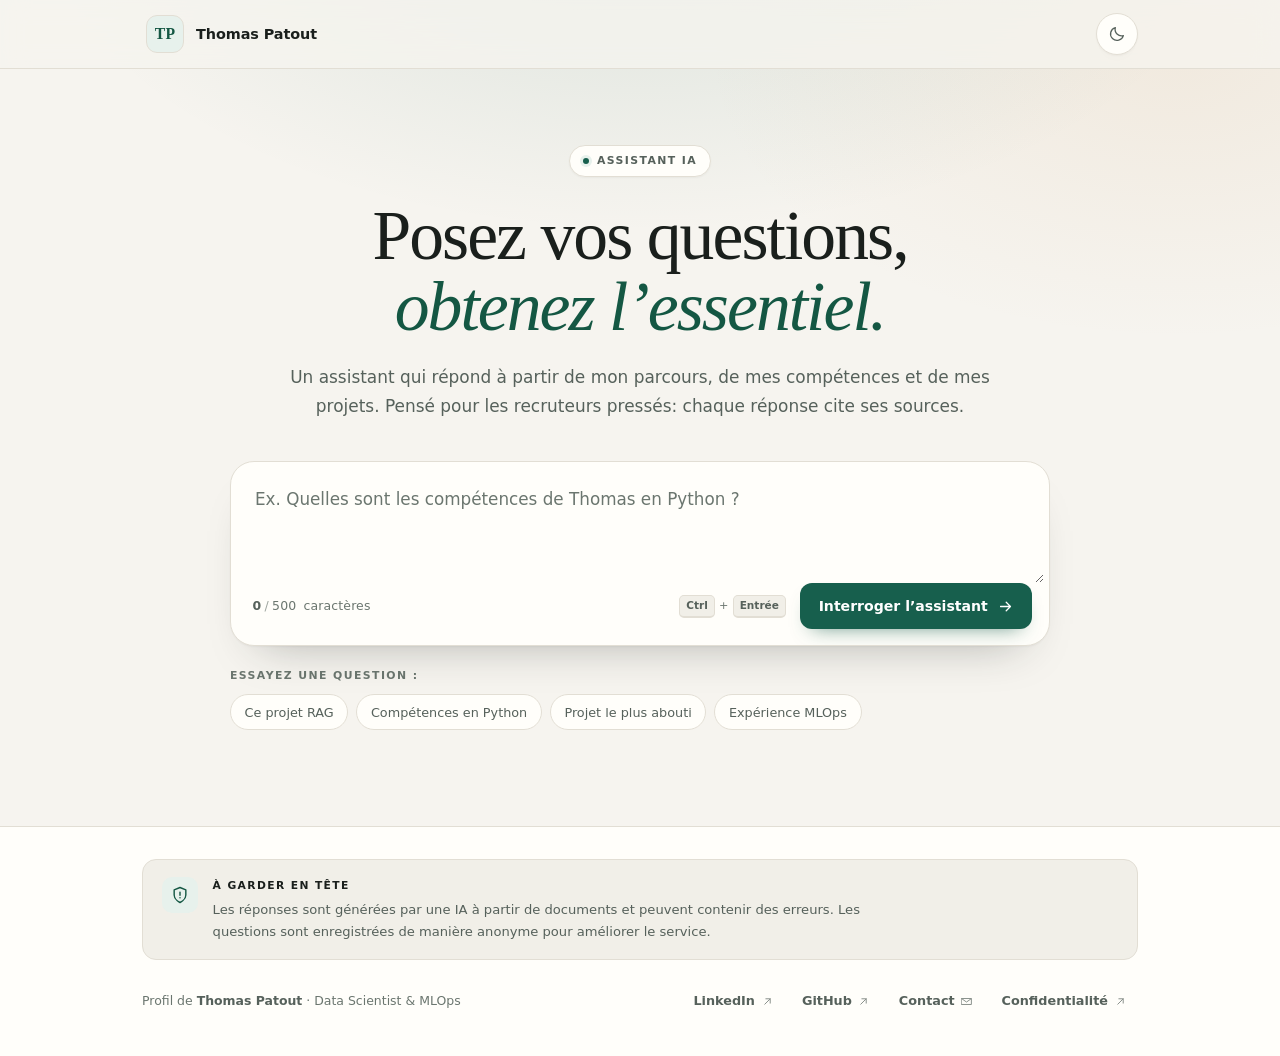
<file: static/index.html>
<!DOCTYPE html>
<html lang="fr" data-theme="light">
<head>
  <meta charset="utf-8">
  <meta name="viewport" content="width=device-width, initial-scale=1">
  <meta name="description" content="Assistant IA de Thomas Patout : posez vos questions sur son parcours, ses compétences et ses projets data. Réponses générées à partir de documents, avec sources.">
  <title>Assistant IA — Thomas Patout</title>

  <!-- Évite le flash de thème clair au chargement (fichier externe : CSP stricte). -->
  <script src="/static/theme-init.js"></script>

  <link rel="icon" href="favicon.svg" type="image/svg+xml">
  <link rel="stylesheet" href="/static/style.css">
</head>
<body>

  <!--
    CONTRAT DOM / POINTS D'INJECTION JS
    -----------------------------------
    Formulaire        : #ask-form, #question-input, #submit-button
    Compteur          : #char-counter, #char-current, #char-max, #char-limit-status
    Exemples          : #example-chips [data-question]
    Chargement        : #loading-state (retirer `hidden`, passer aria-busy à "true")
    Erreur            : #error-box (retirer `hidden`, renseigner #error-title / #error-message)
    Réponse           : #answer-section, #answer-heading, #answer-body
    Métadonnées       : #answer-meta, #answer-duration, #answer-timestamp
    Feedback          : #feedback-up, #feedback-down, #feedback-status
    Sources           : #sources-section, #sources-list, #sources-count, #source-item-template
    Thème             : #theme-toggle (géré dans ui.js)

    États CSS utiles :
      formulaire       -> #ask-form[aria-busy="true"], .is-loading sur le bouton
      compteur         -> .is-near-limit / .is-over-limit sur #char-counter
      erreur           -> .alert--error / .alert--warning sur #error-box
      réponse          -> [hidden] pour masquer, .is-fresh pour l'animation d'apparition
      sources          -> le sous-bloc se masque tout seul si #sources-list est vide
  -->

  <a class="skip-link" href="#main">Aller au contenu principal</a>

  <header class="site-header">
    <div class="container header-inner">
      <a class="brand" href="#main" aria-label="TP, Thomas Patout — retour en haut">
        <span class="brand-mark" aria-hidden="true">TP</span>
        <span class="brand-text">
          <strong>Thomas Patout</strong>
        </span>
      </a>

      <button
        id="theme-toggle"
        class="theme-toggle"
        type="button"
        role="switch"
        aria-checked="false"
        aria-label="Thème sombre"
        title="Activer le thème sombre"
      >
        <svg class="icon icon-sun" viewBox="0 0 24 24" fill="none" stroke="currentColor" stroke-width="1.7" stroke-linecap="round" aria-hidden="true">
          <circle cx="12" cy="12" r="4.2"></circle>
          <path d="M12 2.5v2.2M12 19.3v2.2M2.5 12h2.2M19.3 12h2.2M5.3 5.3l1.6 1.6M17.1 17.1l1.6 1.6M18.7 5.3l-1.6 1.6M6.9 17.1l-1.6 1.6"></path>
        </svg>
        <svg class="icon icon-moon" viewBox="0 0 24 24" fill="none" stroke="currentColor" stroke-width="1.7" stroke-linecap="round" stroke-linejoin="round" aria-hidden="true">
          <path d="M20.5 14.2A8.7 8.7 0 0 1 9.8 3.5a8.7 8.7 0 1 0 10.7 10.7Z"></path>
        </svg>
      </button>
    </div>
  </header>

  <main id="main" class="container" tabindex="-1">

    <section class="hero" aria-labelledby="hero-title">
      <p class="eyebrow">
        <span class="pulse-dot" aria-hidden="true"></span>
        Assistant IA
      </p>
      <h1 id="hero-title">
        Posez vos questions,<br>
        <em>obtenez l’essentiel.</em>
      </h1>
      <p class="hero-subtitle">
        Un assistant qui répond à partir de mon parcours, de mes compétences et de mes projets.
        Pensé pour les recruteurs pressés: chaque réponse cite ses sources.
      </p>
    </section>

    <section class="search" aria-labelledby="search-title">
      <h2 id="search-title" class="sr-only">Poser une question à l’assistant</h2>

      <form id="ask-form" class="ask-form" novalidate>
        <div class="field">
          <label for="question-input" class="sr-only">Votre question sur le profil de Thomas</label>
          <textarea
            id="question-input"
            name="question"
            rows="3"
            maxlength="500"
            data-max-length="500"
            placeholder="Ex. Quelles sont les compétences de Thomas en Python ?"
            aria-describedby="char-counter input-hint"
            autocomplete="off"
            spellcheck="true"
            required
          ></textarea>
          <button
            id="clear-input"
            class="clear-input"
            type="button"
            aria-label="Effacer la question"
            title="Effacer la question"
            hidden
          >
            <svg viewBox="0 0 24 24" fill="none" stroke="currentColor" stroke-width="2" stroke-linecap="round" aria-hidden="true">
              <path d="M6 6l12 12M18 6L6 18"></path>
            </svg>
          </button>
        </div>

        <div class="form-bar">
          <p id="char-counter" class="char-counter">
            <span id="char-current">0</span><span class="char-sep" aria-hidden="true">/</span><span id="char-max">500</span>
            <span class="char-label">caractères</span>
          </p>

          <div class="form-actions">
            <span id="input-hint" class="keyboard-hint">
              <kbd>Ctrl</kbd><span aria-hidden="true">+</span><kbd>Entrée</kbd>
            </span>

            <button id="submit-button" class="btn btn-primary" type="submit">
              <span class="btn-text btn-text--idle">Interroger l’assistant</span>
              <span class="btn-text btn-text--loading">Recherche…</span>
              <span class="spinner" aria-hidden="true"></span>
              <svg class="btn-arrow" viewBox="0 0 24 24" fill="none" stroke="currentColor" stroke-width="1.8" stroke-linecap="round" stroke-linejoin="round" aria-hidden="true">
                <path d="M5 12h14M13 6l6 6-6 6"></path>
              </svg>
            </button>
          </div>
        </div>
      </form>

      <!-- Zone d'annonce discrète pour les lecteurs d'écran (limite de caractères). -->
      <p id="char-limit-status" class="sr-only" role="status" aria-live="polite"></p>

      <div class="examples" aria-labelledby="examples-label">
        <p id="examples-label" class="examples-label">Essayez une question :</p>
        <ul id="example-chips" class="chip-list">
          <li>
            <button class="chip" type="button" data-question="Quel est ce projet RAG ?">
              Ce projet RAG
            </button>
          </li>
          <li>
            <button class="chip" type="button" data-question="Quelles sont les compétences de Thomas en Python ?">
              Compétences en Python
            </button>
          </li>
          <li>
            <button class="chip" type="button" data-question="Quel est son projet le plus complet et qu’a-t-il déployé en production ?">
              Projet le plus abouti
            </button>
          </li>
          <li>
            <button class="chip" type="button" data-question="Quelle est son expérience en MLOps et en automatisation IA ?">
              Expérience MLOps
            </button>
          </li>
        </ul>
      </div>
    </section>

    <!--
      ÉTAT D'ERREUR
      Ajoutez/retirez `hidden`. Variantes : .alert--error (défaut), .alert--warning, .alert--info.
      Exemples de messages : service saturé (429), indisponible (503), question invalide (400).
      `role="alert"` déclenche l'annonce immédiate ; ne le laissez pas vide et visible en même temps.
    -->
    <div id="error-box" class="alert alert--error" role="alert" hidden>
      <span class="alert-icon" aria-hidden="true">
        <svg viewBox="0 0 24 24" fill="none" stroke="currentColor" stroke-width="1.8" stroke-linecap="round">
          <path d="M12 8.5v4.2"></path>
          <circle cx="12" cy="16.4" r="0.9" fill="currentColor" stroke="none"></circle>
          <path d="M10.3 3.9 2.8 17a2 2 0 0 0 1.7 3h15a2 2 0 0 0 1.7-3L13.7 3.9a2 2 0 0 0-3.4 0Z"></path>
        </svg>
      </span>
      <div class="alert-content">
        <p id="error-title" class="alert-title">Le service est momentanément indisponible</p>
        <p id="error-message" class="alert-message">
          Réessayez dans quelques instants. Si le problème persiste, vous pouvez me contacter directement depuis le pied de page.
        </p>
      </div>
      <button id="error-retry" class="alert-action" type="button">Réessayer</button>
    </div>

    <!--
      ÉTAT DE CHARGEMENT
      Retirez `hidden` et laissez `aria-busy="true"` pendant la requête.
      Remettez ensuite `hidden` et passez `aria-busy` à "false".
    -->
    <section
      id="loading-state"
      class="result-card loading-card"
      aria-labelledby="loading-title"
      aria-busy="true"
      hidden
    >
      <div class="loading-head" role="status" aria-live="polite">
        <span class="spinner spinner-lg" aria-hidden="true"></span>
        <div>
          <h2 id="loading-title" class="loading-title">Recherche dans les documents…</h2>
          <p id="loading-message" class="loading-message">Analyse du profil, des compétences et des projets.</p>
        </div>
      </div>

      <div class="skeleton" aria-hidden="true">
        <span class="skeleton-line skeleton-line--w92"></span>
        <span class="skeleton-line skeleton-line--w100"></span>
        <span class="skeleton-line skeleton-line--w84"></span>
        <span class="skeleton-line skeleton-line--short skeleton-line--w58"></span>
      </div>
    </section>

    <!--
      ZONE DE RÉPONSE — vide par défaut, remplie par votre JavaScript.
      - Retirez `hidden` uniquement lorsqu'une réponse est prête ; remettez-le au chargement suivant.
      - Remplacez le contenu de #answer-heading et #answer-body (texte échappé ou HTML assaini).
      - Ajoutez `.is-fresh` pour rejouer l'animation d'apparition.
      - Pour l'accessibilité : après rendu, déplacez le focus sur #answer-heading (tabindex="-1").
      - Si vous injectez du Markdown, nettoyez-le (DOMPurify ou équivalent). N'utilisez pas innerHTML brut.
    -->
    <section
      id="answer-section"
      class="result-card answer-card"
      aria-labelledby="answer-heading"
      aria-busy="false"
      hidden
    >
      <header class="result-header">
        <div class="result-header-main">
          <p class="result-kicker">
            <span class="status-dot" aria-hidden="true"></span>
            Réponse de l’assistant
          </p>
          <h2 id="answer-heading" class="answer-question" tabindex="-1"></h2>
        </div>
        <p id="answer-meta" class="result-meta" hidden>
          <span id="answer-duration"></span>
          <span class="meta-sep" aria-hidden="true">·</span>
          <span id="answer-timestamp"></span>
        </p>
      </header>

      <div id="answer-body" class="prose"></div>

      <div class="feedback">
        <p id="feedback-label" class="feedback-label">Cette réponse vous a-t-elle été utile ?</p>
        <div class="feedback-buttons" role="group" aria-labelledby="feedback-label">
          <button id="feedback-up" class="feedback-btn" type="button" aria-pressed="false">
            <span class="feedback-emoji" aria-hidden="true">👍</span>
            <span>Utile</span>
          </button>
          <button id="feedback-down" class="feedback-btn" type="button" aria-pressed="false">
            <span class="feedback-emoji" aria-hidden="true">👎</span>
            <span>Pas utile</span>
          </button>
        </div>
        <p id="feedback-status" class="feedback-status" role="status" aria-live="polite"></p>
      </div>

      <section id="sources-section" class="sources" aria-labelledby="sources-heading">
        <div class="sources-header">
          <h3 id="sources-heading" class="sources-title">Sources</h3>
          <span id="sources-count" class="sources-count"></span>
        </div>

        <!-- Laisser cette balise vide (sans espace ni retour à la ligne) pour que :empty fonctionne. -->
        <ol id="sources-list" class="sources-list"></ol>

        <!-- Gabarit d'une source : clonez ce <template>, remplissez les champs puis ajoutez-le à #sources-list. -->
        <template id="source-item-template">
          <li class="source-item">
            <button class="source-link" type="button" aria-expanded="false" aria-controls="">
              <span class="source-num" aria-hidden="true"></span>
              <span class="source-body">
                <span class="source-title"></span>
                <span class="source-excerpt"></span>
                <span class="source-file"></span>
              </span>
              <svg class="source-chevron" viewBox="0 0 24 24" fill="none" stroke="currentColor" stroke-width="1.8" stroke-linecap="round" stroke-linejoin="round" aria-hidden="true">
                <path d="m6 9 6 6 6-6"></path>
              </svg>
            </button>

            <div class="source-detail" role="region" hidden>
              <p class="source-detail-label">Extrait utilisé pour répondre</p>
              <p class="source-detail-text"></p>
            </div>
          </li>
        </template>
      </section>
    </section>

  </main>

  <footer class="site-footer">
    <div class="container footer-inner">

      <aside class="disclaimer" role="note" aria-labelledby="disclaimer-title">
        <span class="disclaimer-icon" aria-hidden="true">
          <svg viewBox="0 0 24 24" fill="none" stroke="currentColor" stroke-width="1.7" stroke-linecap="round" stroke-linejoin="round">
            <path d="M12 21s7-3.2 7-9V5.8L12 3 5 5.8V12c0 5.8 7 9 7 9Z"></path>
            <path d="M12 8.5v3.8"></path>
            <circle cx="12" cy="15.4" r="0.9" fill="currentColor" stroke="none"></circle>
          </svg>
        </span>
        <div>
          <h2 id="disclaimer-title">À garder en tête</h2>
          <p>
            Les réponses sont générées par une IA à partir de documents et peuvent contenir des erreurs.
            Les questions sont enregistrées de manière anonyme pour améliorer le service.
          </p>
        </div>
      </aside>

      <div class="footer-bottom">
        <p class="footer-note">
          Profil de <strong>Thomas Patout</strong> · Data Scientist &amp; MLOps
        </p>

        <nav class="footer-links" aria-label="Liens de contact">
          <a class="footer-link" href="https://www.linkedin.com/in/thomas-patout/" target="_blank" rel="noopener noreferrer">
            LinkedIn
            <svg viewBox="0 0 24 24" fill="none" stroke="currentColor" stroke-width="1.8" stroke-linecap="round" stroke-linejoin="round" aria-hidden="true">
              <path d="M7 17 17 7M9 7h8v8"></path>
            </svg>
          </a>
          <a class="footer-link" href="https://github.com/tmoahs" target="_blank" rel="noopener noreferrer">
            GitHub
            <svg viewBox="0 0 24 24" fill="none" stroke="currentColor" stroke-width="1.8" stroke-linecap="round" stroke-linejoin="round" aria-hidden="true">
              <path d="M7 17 17 7M9 7h8v8"></path>
            </svg>
          </a>
          <span class="footer-contact">
            <a
              id="contact-link"
              class="footer-link"
              href="mailto:t.patout@proton.me"
              title="Copier l'adresse email"
              aria-label="Contact : copier l'adresse email t.patout@proton.me"
            >
              Contact
              <svg viewBox="0 0 24 24" fill="none" stroke="currentColor" stroke-width="1.8" stroke-linecap="round" stroke-linejoin="round" aria-hidden="true">
                <path d="M3 6.5h18v11H3z"></path>
                <path d="m3.5 7 8.5 6 8.5-6"></path>
              </svg>
            </a>
            <span id="contact-tooltip" class="copy-tooltip" role="status" aria-live="polite"></span>
          </span>
          <a class="footer-link" href="/confidentialite">
            Confidentialité
            <svg viewBox="0 0 24 24" fill="none" stroke="currentColor" stroke-width="1.8" stroke-linecap="round" stroke-linejoin="round" aria-hidden="true">
              <path d="M7 17 17 7M9 7h8v8"></path>
            </svg>
          </a>
        </nav>
      </div>

    </div>
  </footer>

  <!-- JS minimaliste d'interface : thème, compteur, pilules, Ctrl+Entrée. Aucune logique API. -->
  <script src="/static/ui.js"></script>
</body>
</html>
</file>
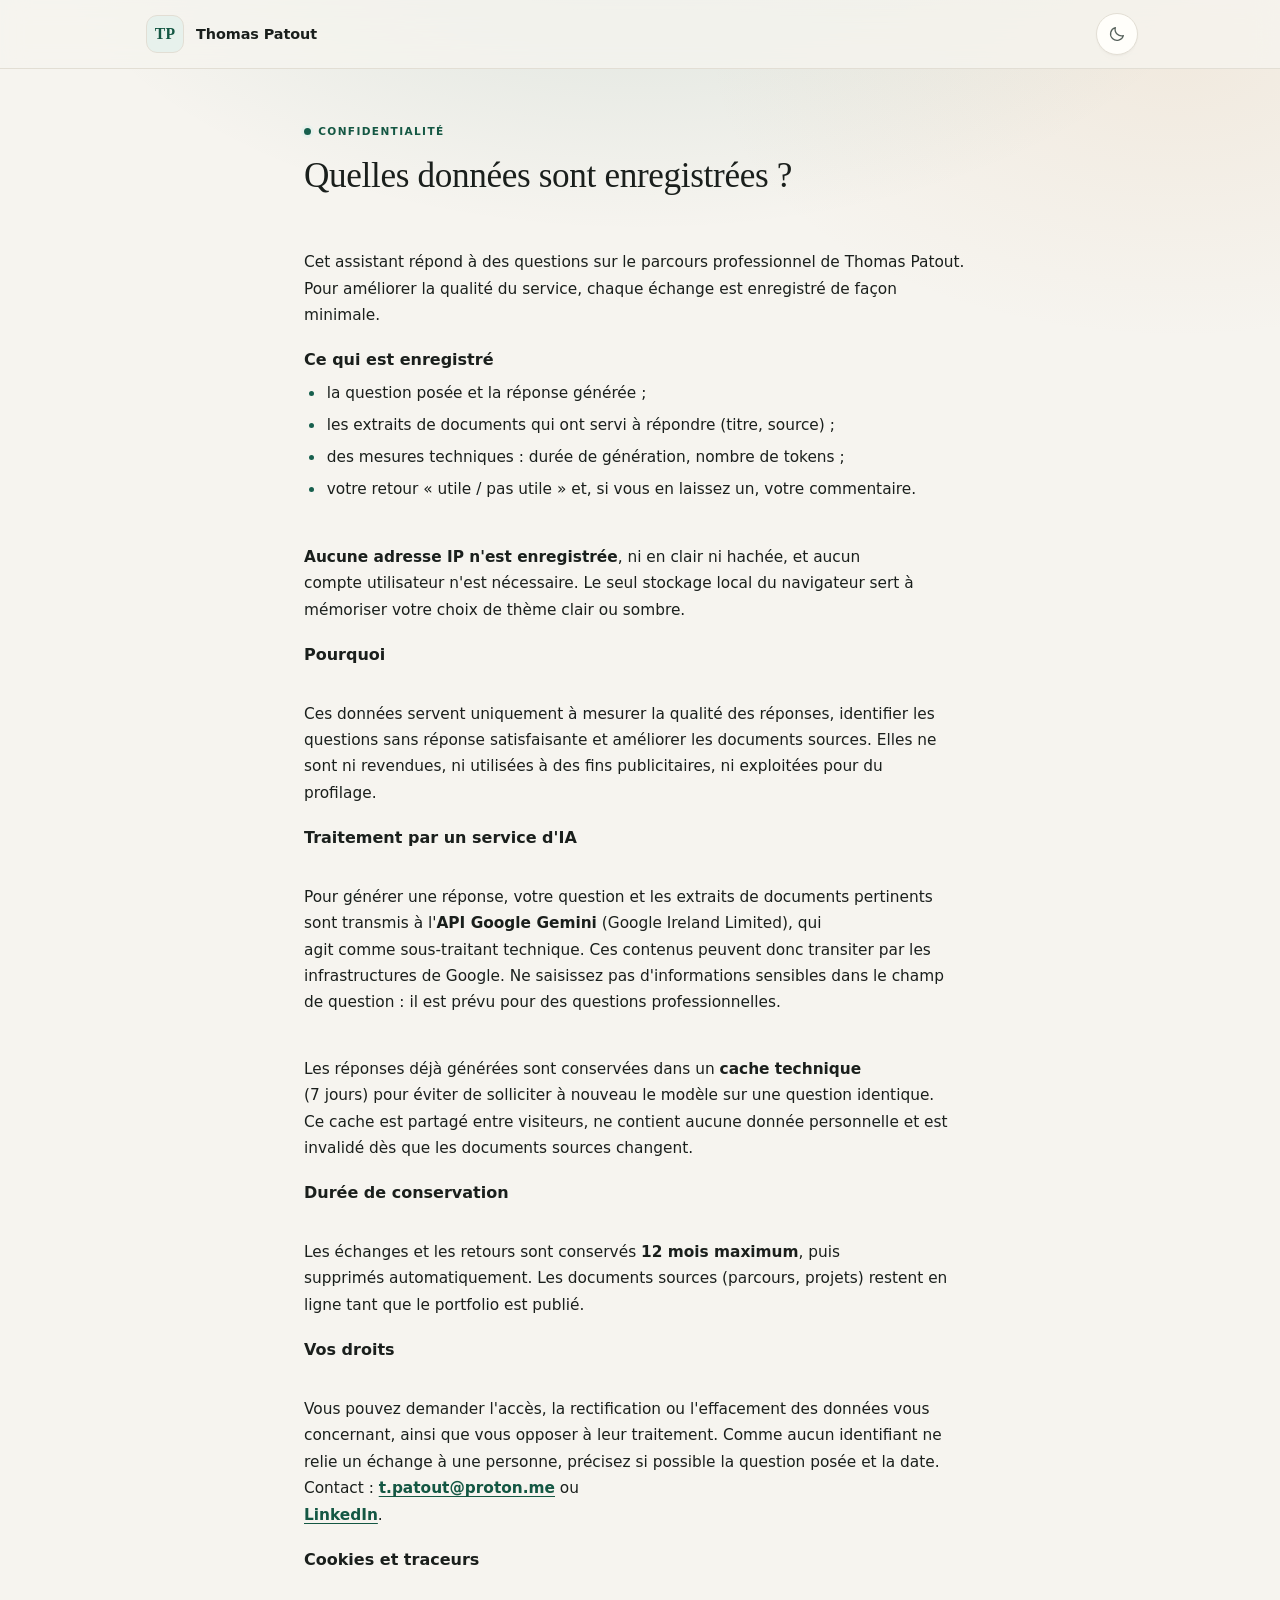
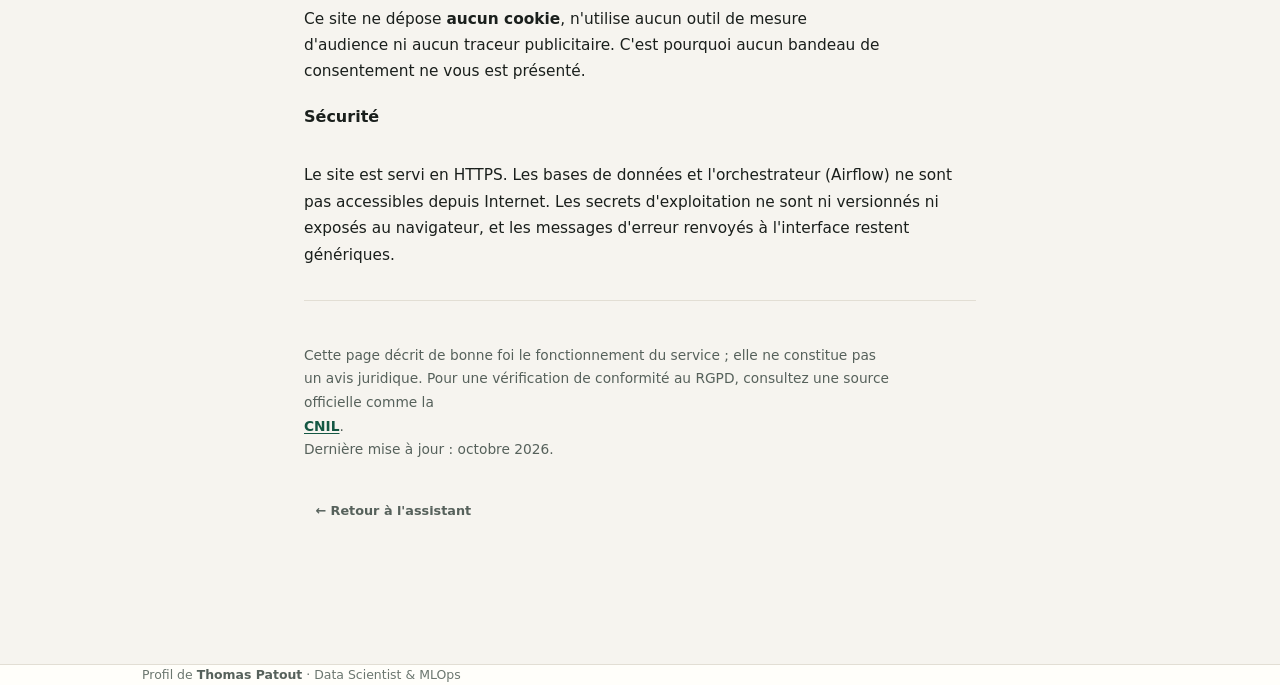
<file: static/confidentialite.html>
<!DOCTYPE html>
<html lang="fr" data-theme="light">
<head>
  <meta charset="utf-8">
  <meta name="viewport" content="width=device-width, initial-scale=1">
  <meta name="description" content="Politique de confidentialité de l'assistant IA de Thomas Patout : données enregistrées, durée de conservation, traitement par l'API Gemini.">
  <meta name="robots" content="index, follow">
  <title>Confidentialité — Assistant IA · Thomas Patout</title>

  <script src="/static/theme-init.js"></script>

  <link rel="icon" href="/static/favicon.svg" type="image/svg+xml">
  <link rel="stylesheet" href="/static/style.css">
</head>
<body>

  <a class="skip-link" href="#main">Aller au contenu principal</a>

  <header class="site-header">
    <div class="container header-inner">
      <a class="brand" href="/" aria-label="TP, Thomas Patout — retour à l'assistant">
        <span class="brand-mark" aria-hidden="true">TP</span>
        <span class="brand-text">
          <strong>Thomas Patout</strong>
        </span>
      </a>

      <button
        id="theme-toggle"
        class="theme-toggle"
        type="button"
        role="switch"
        aria-checked="false"
        aria-label="Thème sombre"
        title="Activer le thème sombre"
      >
        <svg class="icon icon-sun" viewBox="0 0 24 24" fill="none" stroke="currentColor" stroke-width="1.7" stroke-linecap="round" aria-hidden="true">
          <circle cx="12" cy="12" r="4.2"></circle>
          <path d="M12 2.5v2.2M12 19.3v2.2M2.5 12h2.2M19.3 12h2.2M5.3 5.3l1.6 1.6M17.1 17.1l1.6 1.6M18.7 5.3l-1.6 1.6M6.9 17.1l-1.6 1.6"></path>
        </svg>
        <svg class="icon icon-moon" viewBox="0 0 24 24" fill="none" stroke="currentColor" stroke-width="1.7" stroke-linecap="round" stroke-linejoin="round" aria-hidden="true">
          <path d="M20.5 14.2A8.7 8.7 0 0 1 9.8 3.5a8.7 8.7 0 1 0 10.7 10.7Z"></path>
        </svg>
      </button>
    </div>
  </header>

  <main id="main" class="container legal-page" tabindex="-1">
    <p class="result-kicker"><span class="status-dot" aria-hidden="true"></span> Confidentialité</p>
    <h1>Quelles données sont enregistrées&nbsp;?</h1>

    <div class="prose">
      <p>
        Cet assistant répond à des questions sur le parcours professionnel de Thomas Patout.
        Pour améliorer la qualité du service, chaque échange est enregistré de façon minimale.
      </p>

      <h2>Ce qui est enregistré</h2>
      <ul>
        <li>la question posée et la réponse générée ;</li>
        <li>les extraits de documents qui ont servi à répondre (titre, source) ;</li>
        <li>des mesures techniques : durée de génération, nombre de tokens ;</li>
        <li>votre retour « utile / pas utile » et, si vous en laissez un, votre commentaire.</li>
      </ul>
      <p>
        <strong>Aucune adresse IP n'est enregistrée</strong>, ni en clair ni hachée, et aucun
        compte utilisateur n'est nécessaire. Le seul stockage local du navigateur sert à
        mémoriser votre choix de thème clair ou sombre.
      </p>

      <h2>Pourquoi</h2>
      <p>
        Ces données servent uniquement à mesurer la qualité des réponses, identifier les
        questions sans réponse satisfaisante et améliorer les documents sources. Elles ne
        sont ni revendues, ni utilisées à des fins publicitaires, ni exploitées pour du
        profilage.
      </p>

      <h2>Traitement par un service d'IA</h2>
      <p>
        Pour générer une réponse, votre question et les extraits de documents pertinents
        sont transmis à l'<strong>API Google Gemini</strong> (Google Ireland Limited), qui
        agit comme sous-traitant technique. Ces contenus peuvent donc transiter par les
        infrastructures de Google. Ne saisissez pas d'informations sensibles dans le champ
        de question : il est prévu pour des questions professionnelles.
      </p>
      <p>
        Les réponses déjà générées sont conservées dans un <strong>cache technique</strong>
        (7 jours) pour éviter de solliciter à nouveau le modèle sur une question identique.
        Ce cache est partagé entre visiteurs, ne contient aucune donnée personnelle et est
        invalidé dès que les documents sources changent.
      </p>

      <h2>Durée de conservation</h2>
      <p>
        Les échanges et les retours sont conservés <strong>12 mois maximum</strong>, puis
        supprimés automatiquement. Les documents sources (parcours, projets) restent en
        ligne tant que le portfolio est publié.
      </p>

      <h2>Vos droits</h2>
      <p>
        Vous pouvez demander l'accès, la rectification ou l'effacement des données vous
        concernant, ainsi que vous opposer à leur traitement. Comme aucun identifiant ne
        relie un échange à une personne, précisez si possible la question posée et la date.
        Contact&nbsp;: <a href="mailto:t.patout@proton.me">t.patout@proton.me</a> ou
        <a href="https://www.linkedin.com/in/thomas-patout/" target="_blank" rel="noopener noreferrer">LinkedIn</a>.
      </p>

      <h2>Cookies et traceurs</h2>
      <p>
        Ce site ne dépose <strong>aucun cookie</strong>, n'utilise aucun outil de mesure
        d'audience ni aucun traceur publicitaire. C'est pourquoi aucun bandeau de
        consentement ne vous est présenté.
      </p>

      <h2>Sécurité</h2>
      <p>
        Le site est servi en HTTPS. Les bases de données et l'orchestrateur (Airflow) ne sont
        pas accessibles depuis Internet. Les secrets d'exploitation ne sont ni versionnés ni
        exposés au navigateur, et les messages d'erreur renvoyés à l'interface restent
        génériques.
      </p>

      <hr>
      <p class="legal-note">
        Cette page décrit de bonne foi le fonctionnement du service ; elle ne constitue pas
        un avis juridique. Pour une vérification de conformité au RGPD, consultez une source
        officielle comme la
        <a href="https://www.cnil.fr/" target="_blank" rel="noopener noreferrer">CNIL</a>.
        Dernière mise à jour&nbsp;: octobre 2026.
      </p>
    </div>

    <p class="legal-back">
      <a class="footer-link" href="/">← Retour à l'assistant</a>
    </p>
  </main>

  <footer class="site-footer">
    <div class="container footer-bottom">
      <p class="footer-note">Profil de <strong>Thomas Patout</strong> · Data Scientist &amp; MLOps</p>
    </div>
  </footer>

  <script src="/static/ui.js"></script>
</body>
</html>
</file>
<file: static/style.css>
/* ==========================================================================
   Assistant IA — Thomas Patout
   Feuille de style unique · thèmes clair / sombre · responsive · a11y
   --------------------------------------------------------------------------
   Sommaire
   01. Design tokens (variables)
   02. Reset & bases
   03. Utilitaires
   04. En-tête & marque
   05. Héros
   06. Recherche (formulaire, compteur, bouton)
   07. Exemples (pilules)
   08. Alertes / erreurs
   09. Cartes de résultat & chargement
   10. Réponse (prose), feedback, sources
   11. Pied de page
   12. Responsive
   13. Mouvement réduit & forced colors
   ========================================================================== */

/* 01. Design tokens ------------------------------------------------------- */
:root {
  color-scheme: light;

  --font-sans: "Inter", "Segoe UI Variable", "Segoe UI", system-ui, -apple-system, sans-serif;
  --font-display: "Iowan Old Style", "Palatino Linotype", "Book Antiqua", Palatino, Georgia, serif;
  --font-mono: ui-monospace, "Cascadia Code", "SFMono-Regular", Consolas, monospace;

  /* Surfaces */
  --bg: #f6f4ef;
  --surface: #fffefa;
  --surface-2: #f1efe8;
  --surface-3: #e7e4dc;
  --header-bg: rgba(246, 244, 239, 0.8);

  /* Texte */
  --text: #1a1f1c;
  --text-muted: #56615b;
  --text-subtle: #6b766f;

  /* Bordures */
  --border: #e2ded4;
  --border-strong: #cdc8bc;

  /* Accent (vert profond) */
  --accent: #175f4d;
  --accent-hover: #0f4b3c;
  --accent-soft: #e7f1ec;
  --accent-text: #145743;
  --accent-contrast: #ffffff;

  /* Sémantique */
  --danger: #9e352b;
  --danger-soft: #fbeeec;
  --danger-border: #efcac4;
  --danger-text: #7e2a22;

  --warning: #8a5a12;
  --warning-soft: #fbf3e3;
  --warning-border: #eeddb8;
  --warning-text: #6f4a10;

  /* Halos décoratifs */
  --glow-1: rgba(23, 95, 77, 0.13);
  --glow-2: rgba(196, 142, 78, 0.1);

  /* Focus & ombres */
  --ring-color: rgba(23, 95, 77, 0.28);
  --shadow-sm: 0 1px 2px rgba(31, 38, 33, 0.04), 0 8px 24px -18px rgba(31, 38, 33, 0.25);
  --shadow-md: 0 1px 2px rgba(31, 38, 33, 0.04), 0 24px 48px -30px rgba(31, 38, 33, 0.38);
  --shadow-btn: 0 10px 20px -12px rgba(23, 95, 77, 0.7);

  /* Rayons */
  --radius-sm: 10px;
  --radius-md: 14px;
  --radius-lg: 24px;
  --radius-pill: 999px;
}

[data-theme="dark"] {
  color-scheme: dark;

  --bg: #0b0f0d;
  --surface: #131815;
  --surface-2: #1a211d;
  --surface-3: #232b26;
  --header-bg: rgba(11, 15, 13, 0.8);

  --text: #eef3ef;
  --text-muted: #aab5af;
  --text-subtle: #89958f;

  --border: #28322b;
  --border-strong: #3a463e;

  --accent: #74d6b9;
  --accent-hover: #93e3cb;
  --accent-soft: #16332a;
  --accent-text: #93e3cb;
  --accent-contrast: #062019;

  --danger: #f0a49d;
  --danger-soft: #2b1715;
  --danger-border: #4f2a26;
  --danger-text: #f3b3ad;

  --warning: #e2b96f;
  --warning-soft: #291f10;
  --warning-border: #4c3a1c;
  --warning-text: #f0cc8d;

  --glow-1: rgba(78, 190, 158, 0.12);
  --glow-2: rgba(196, 142, 78, 0.07);

  --ring-color: rgba(116, 214, 185, 0.38);
  --shadow-sm: 0 1px 2px rgba(0, 0, 0, 0.3), 0 8px 24px -18px rgba(0, 0, 0, 0.8);
  --shadow-md: 0 1px 2px rgba(0, 0, 0, 0.35), 0 24px 48px -30px rgba(0, 0, 0, 0.9);
  --shadow-btn: 0 10px 22px -12px rgba(0, 0, 0, 0.85);
}

/* 02. Reset & bases ------------------------------------------------------- */
*,
*::before,
*::after {
  box-sizing: border-box;
}

html {
  scroll-behavior: smooth;
  -webkit-text-size-adjust: 100%;
}

body {
  min-height: 100vh;
  min-height: 100svh;
  margin: 0;
  display: flex;
  flex-direction: column;
  background-color: var(--bg);
  background-image:
    radial-gradient(900px 500px at 50% -12%, var(--glow-1), transparent 68%),
    radial-gradient(760px 460px at 92% 6%, var(--glow-2), transparent 62%);
  background-attachment: fixed;
  color: var(--text);
  font-family: var(--font-sans);
  font-size: 16px;
  line-height: 1.6;
  -webkit-font-smoothing: antialiased;
  text-rendering: optimizeLegibility;
}

main {
  flex: 1 0 auto;
  padding-bottom: 1rem;
}

main:focus {
  outline: none;
}

h1,
h2,
h3,
p {
  margin-top: 0;
}

ul,
ol {
  margin-top: 0;
}

a {
  color: var(--accent-text);
  text-decoration-thickness: 0.08em;
  text-underline-offset: 0.18em;
}

a:hover {
  color: var(--accent-hover);
}

button,
textarea,
input {
  font: inherit;
  color: inherit;
}

button {
  -webkit-tap-highlight-color: transparent;
}

svg {
  display: block;
}

::selection {
  background: var(--accent);
  color: var(--accent-contrast);
}

:focus-visible {
  outline: 2px solid var(--accent);
  outline-offset: 3px;
}

[hidden] {
  display: none !important;
}

/* 03. Utilitaires --------------------------------------------------------- */
.container {
  width: 100%;
  max-width: 1060px;
  margin-inline: auto;
  padding-inline: clamp(1.1rem, 4vw, 2rem);
}

.sr-only {
  position: absolute !important;
  width: 1px !important;
  height: 1px !important;
  padding: 0 !important;
  margin: -1px !important;
  overflow: hidden !important;
  clip: rect(0, 0, 0, 0) !important;
  white-space: nowrap !important;
  border: 0 !important;
}

.skip-link {
  position: fixed;
  top: 0.75rem;
  left: 0.75rem;
  z-index: 100;
  padding: 0.7rem 1.05rem;
  border-radius: var(--radius-sm);
  background: var(--accent);
  color: var(--accent-contrast);
  font-size: 0.88rem;
  font-weight: 650;
  text-decoration: none;
  box-shadow: var(--shadow-md);
  transform: translateY(-160%);
  transition: transform 0.18s ease;
}

.skip-link:focus {
  transform: translateY(0);
  color: var(--accent-contrast);
}

/* 04. En-tête & marque ---------------------------------------------------- */
.site-header {
  position: sticky;
  top: 0;
  z-index: 30;
  background: var(--header-bg);
  border-bottom: 1px solid var(--border);
  -webkit-backdrop-filter: blur(14px) saturate(150%);
  backdrop-filter: blur(14px) saturate(150%);
}

.header-inner {
  display: flex;
  align-items: center;
  justify-content: space-between;
  gap: 1rem;
  min-height: 68px;
}

.brand {
  display: inline-flex;
  align-items: center;
  gap: 0.75rem;
  padding: 0.25rem 0.35rem 0.25rem 0.25rem;
  border-radius: var(--radius-sm);
  color: var(--text);
  text-decoration: none;
}

.brand:hover {
  color: var(--text);
}

.brand-mark {
  display: grid;
  place-items: center;
  width: 38px;
  height: 38px;
  flex: none;
  border: 1px solid var(--border);
  border-radius: 11px;
  background: var(--accent-soft);
  color: var(--accent-text);
  font-family: var(--font-display);
  font-size: 0.98rem;
  font-weight: 600;
  letter-spacing: 0.02em;
}

.brand-text {
  display: flex;
  flex-direction: column;
  line-height: 1.25;
}

.brand-text strong {
  font-size: 0.9rem;
  font-weight: 650;
  letter-spacing: -0.005em;
}

.brand-text span {
  color: var(--text-subtle);
  font-size: 0.66rem;
  font-weight: 550;
  letter-spacing: 0.12em;
  text-transform: uppercase;
}

.theme-toggle {
  display: grid;
  place-items: center;
  width: 42px;
  height: 42px;
  flex: none;
  padding: 0;
  border: 1px solid var(--border);
  border-radius: 50%;
  background: var(--surface);
  color: var(--text-muted);
  cursor: pointer;
  box-shadow: var(--shadow-sm);
  transition: color 0.18s ease, background-color 0.18s ease, border-color 0.18s ease, transform 0.18s ease;
}

.theme-toggle:hover {
  border-color: var(--border-strong);
  background: var(--accent-soft);
  color: var(--accent-text);
}

.theme-toggle:active {
  transform: scale(0.96);
}

.theme-toggle .icon {
  width: 18px;
  height: 18px;
}

.theme-toggle .icon-sun {
  display: none;
}

.theme-toggle .icon-moon {
  display: block;
}

[data-theme="dark"] .theme-toggle .icon-sun {
  display: block;
}

[data-theme="dark"] .theme-toggle .icon-moon {
  display: none;
}

/* 05. Héros --------------------------------------------------------------- */
.hero {
  max-width: 850px;
  margin-inline: auto;
  padding-block: clamp(3rem, 7vw, 4.75rem) clamp(1.75rem, 4vw, 2.5rem);
  text-align: center;
  animation: rise-in 0.55s cubic-bezier(0.2, 0.7, 0.3, 1) both;
}

.eyebrow {
  display: inline-flex;
  align-items: center;
  gap: 0.5rem;
  margin: 0 0 1.45rem;
  padding: 0.38rem 0.8rem;
  border: 1px solid var(--border);
  border-radius: var(--radius-pill);
  background: var(--surface);
  color: var(--text-muted);
  font-size: 0.68rem;
  font-weight: 600;
  letter-spacing: 0.13em;
  text-transform: uppercase;
  box-shadow: var(--shadow-sm);
}

.pulse-dot {
  width: 6px;
  height: 6px;
  flex: none;
  border-radius: 50%;
  background: var(--accent);
  box-shadow: 0 0 0 3px var(--accent-soft);
  animation: pulse-dot 2.8s ease-in-out infinite;
}

.hero h1 {
  margin: 0 0 1.35rem;
  color: var(--text);
  font-family: var(--font-display);
  font-size: clamp(2.55rem, 7vw, 4.35rem);
  font-weight: 500;
  letter-spacing: -0.028em;
  line-height: 1.02;
  text-wrap: balance;
}

.hero h1 em {
  color: var(--accent-text);
  font-style: italic;
}

.hero-subtitle {
  max-width: 720px;
  margin: 0 auto;
  color: var(--text-muted);
  font-size: clamp(0.98rem, 2vw, 1.06rem);
  line-height: 1.7;
  text-wrap: pretty;
}

/* 06. Recherche ----------------------------------------------------------- */
.search {
  max-width: 820px;
  margin-inline: auto;
  animation: rise-in 0.55s 0.08s cubic-bezier(0.2, 0.7, 0.3, 1) both;
}

.ask-form {
  position: relative;
  overflow: hidden;
  border: 1px solid var(--border);
  border-radius: var(--radius-lg);
  background: var(--surface);
  box-shadow: var(--shadow-md);
  transition: border-color 0.2s ease, box-shadow 0.2s ease;
}

.ask-form:focus-within {
  border-color: var(--accent);
  box-shadow: var(--shadow-md), 0 0 0 4px var(--ring-color);
}

/* État optionnel : formulaire en erreur de validation. */
.ask-form.has-error {
  border-color: var(--danger-border);
  box-shadow: var(--shadow-md), 0 0 0 4px var(--danger-soft);
}

.field {
  position: relative;
  padding: 0.3rem 0.3rem 0;
}

/* Effacement rapide de la question (une fois posée ou en cours de rédaction). */
.clear-input {
  position: absolute;
  top: 0.55rem;
  right: 0.55rem;
  display: inline-flex;
  align-items: center;
  justify-content: center;
  width: 30px;
  height: 30px;
  padding: 0;
  border: 1px solid var(--border);
  border-radius: 8px;
  background: var(--surface);
  color: var(--text-subtle);
  cursor: pointer;
  transition: color 0.18s ease, border-color 0.18s ease, background-color 0.18s ease;
}

.clear-input:hover {
  border-color: var(--accent);
  background: var(--accent-soft);
  color: var(--text);
}

.clear-input:focus-visible {
  outline: 2px solid var(--accent);
  outline-offset: 2px;
}

.clear-input[hidden] {
  display: none;
}

.clear-input svg {
  width: 14px;
  height: 14px;
}

#question-input {
  display: block;
  width: 100%;
  min-height: 6.9rem;
  max-height: 16rem;
  padding: 1.2rem 3rem 0.9rem 1.2rem;
  border: 0;
  background: transparent;
  color: var(--text);
  font-size: 1.05rem;
  line-height: 1.65;
  resize: vertical;
}

#question-input::placeholder {
  color: var(--text-subtle);
  opacity: 1;
}

#question-input:focus {
  outline: none;
}

.form-bar {
  display: flex;
  align-items: center;
  justify-content: space-between;
  gap: 1rem;
  padding: 0 1.05rem 0.95rem 1.35rem;
}

.char-counter {
  margin: 0;
  color: var(--text-subtle);
  font-size: 0.78rem;
  font-variant-numeric: tabular-nums;
  letter-spacing: 0.01em;
  white-space: nowrap;
}

#char-current {
  color: var(--text-muted);
  font-weight: 650;
}

.char-sep {
  padding-inline: 0.2rem;
  opacity: 0.65;
}

.char-label {
  margin-left: 0.2rem;
}

.char-counter.is-near-limit {
  color: var(--warning-text);
}

.char-counter.is-near-limit #char-current {
  color: var(--warning-text);
}

.char-counter.is-over-limit {
  color: var(--danger-text);
  font-weight: 650;
}

.char-counter.is-over-limit #char-current {
  color: var(--danger-text);
}

.form-actions {
  display: flex;
  align-items: center;
  gap: 0.9rem;
}

.keyboard-hint {
  display: inline-flex;
  align-items: center;
  gap: 0.28rem;
  color: var(--text-subtle);
  font-size: 0.7rem;
  white-space: nowrap;
}

.keyboard-hint kbd {
  padding: 0.14rem 0.36rem;
  border: 1px solid var(--border);
  border-bottom-width: 2px;
  border-radius: 5px;
  background: var(--surface-2);
  color: var(--text-muted);
  font-family: var(--font-sans);
  font-size: 0.66rem;
  font-weight: 600;
  line-height: 1.45;
}

/* Boutons ---------------------------------------------------------------- */
.btn {
  display: inline-flex;
  align-items: center;
  justify-content: center;
  gap: 0.55rem;
  min-height: 46px;
  padding: 0.7rem 1.1rem;
  border: 1px solid transparent;
  border-radius: 12px;
  font-size: 0.88rem;
  font-weight: 650;
  line-height: 1.2;
  white-space: nowrap;
  cursor: pointer;
  transition: background-color 0.18s ease, border-color 0.18s ease, color 0.18s ease, transform 0.18s ease, box-shadow 0.18s ease, opacity 0.18s ease;
}

.btn-primary {
  min-width: 12.6rem;
  background: var(--accent);
  color: var(--accent-contrast);
  box-shadow: var(--shadow-btn);
}

.btn-primary:hover:not(:disabled) {
  background: var(--accent-hover);
  transform: translateY(-1px);
}

.btn-primary:active:not(:disabled) {
  transform: translateY(0);
}

.btn:focus-visible {
  outline: none;
  box-shadow: 0 0 0 3px var(--bg), 0 0 0 6px var(--accent);
}

.btn:disabled,
.btn[aria-disabled="true"] {
  opacity: 0.72;
  cursor: not-allowed;
  transform: none;
  box-shadow: none;
  filter: saturate(0.7);
}

.btn-arrow {
  width: 17px;
  height: 17px;
  transition: transform 0.18s ease;
}

.btn-primary:hover:not(:disabled) .btn-arrow {
  transform: translateX(2px);
}

/* Bascule visuelle de l'état de chargement du bouton. */
.btn-text--loading {
  display: none;
}

.btn .spinner {
  display: none;
}

.btn.is-loading .btn-text--idle {
  display: none;
}

.btn.is-loading .btn-text--loading {
  display: inline;
}

.btn.is-loading .btn-arrow {
  display: none;
}

.btn.is-loading .spinner {
  display: inline-block;
}

#ask-form[aria-busy="true"] .btn-primary {
  cursor: progress;
}

/* Spinner ---------------------------------------------------------------- */
.spinner {
  width: 15px;
  height: 15px;
  flex: none;
  border: 2px solid currentColor;
  border-top-color: transparent;
  border-radius: 50%;
  animation: spin 0.7s linear infinite;
}

.spinner-lg {
  width: 28px;
  height: 28px;
  border-width: 2.5px;
  color: var(--accent);
}

/* 07. Exemples ------------------------------------------------------------ */
.examples {
  margin-top: 1.35rem;
}

.examples-label {
  margin: 0 0 0.6rem;
  color: var(--text-subtle);
  font-size: 0.68rem;
  font-weight: 600;
  letter-spacing: 0.13em;
  text-transform: uppercase;
}

.chip-list {
  display: flex;
  flex-wrap: wrap;
  gap: 0.5rem;
  margin: 0;
  padding: 0;
  list-style: none;
}

.chip {
  display: inline-flex;
  align-items: center;
  min-height: 36px;
  padding: 0.45rem 0.85rem;
  border: 1px solid var(--border);
  border-radius: var(--radius-pill);
  background: var(--surface);
  color: var(--text-muted);
  font-size: 0.8rem;
  font-weight: 500;
  line-height: 1.35;
  text-align: left;
  cursor: pointer;
  transition: color 0.18s ease, background-color 0.18s ease, border-color 0.18s ease, transform 0.18s ease, box-shadow 0.18s ease;
}

.chip:hover {
  border-color: var(--accent);
  background: var(--accent-soft);
  color: var(--accent-text);
  transform: translateY(-1px);
}

.chip:active {
  transform: translateY(0);
}

.chip:focus-visible {
  outline: none;
  box-shadow: 0 0 0 3px var(--bg), 0 0 0 6px var(--accent);
}

/* 08. Alertes / erreurs --------------------------------------------------- */
.alert {
  display: flex;
  align-items: flex-start;
  gap: 0.85rem;
  width: 100%;
  max-width: 820px;
  margin: 1.25rem auto 0;
  padding: 1rem 1.1rem;
  border: 1px solid var(--danger-border);
  border-radius: var(--radius-md);
  background: var(--danger-soft);
  color: var(--danger-text);
  animation: rise-in 0.3s ease both;
}

.alert-icon {
  display: grid;
  place-items: center;
  width: 34px;
  height: 34px;
  flex: none;
  border-radius: 50%;
  background: rgba(158, 53, 43, 0.1);
  color: var(--danger);
}

.alert-icon svg {
  width: 19px;
  height: 19px;
}

.alert-content {
  flex: 1 1 auto;
  min-width: 0;
  padding-top: 0.05rem;
}

.alert-title {
  margin: 0 0 0.2rem;
  color: var(--danger-text);
  font-size: 0.92rem;
  font-weight: 650;
  line-height: 1.4;
}

.alert-message {
  margin: 0;
  color: var(--text-muted);
  font-size: 0.84rem;
  line-height: 1.55;
}

.alert-action {
  flex: none;
  align-self: center;
  padding: 0.45rem 0.8rem;
  border: 1px solid currentColor;
  border-radius: var(--radius-sm);
  background: transparent;
  color: var(--danger-text);
  font-size: 0.8rem;
  font-weight: 650;
  cursor: pointer;
  transition: background-color 0.18s ease, color 0.18s ease;
}

.alert-action:hover {
  background: rgba(158, 53, 43, 0.08);
}

.alert-action:focus-visible {
  outline: 2px solid var(--danger);
  outline-offset: 3px;
}

.alert--warning {
  border-color: var(--warning-border);
  background: var(--warning-soft);
  color: var(--warning-text);
}

.alert--warning .alert-title {
  color: var(--warning-text);
}

.alert--warning .alert-icon {
  background: rgba(138, 90, 18, 0.12);
  color: var(--warning);
}

.alert--warning .alert-action {
  color: var(--warning-text);
}

.alert--warning .alert-action:hover {
  background: rgba(138, 90, 18, 0.1);
}

.alert--info {
  border-color: var(--border);
  background: var(--surface-2);
  color: var(--accent-text);
}

.alert--info .alert-title {
  color: var(--text);
}

.alert--info .alert-icon {
  background: var(--accent-soft);
  color: var(--accent-text);
}

.alert--info .alert-action {
  color: var(--accent-text);
}

/* 09. Cartes de résultat & chargement ------------------------------------- */
.result-card {
  position: relative;
  width: 100%;
  max-width: 820px;
  margin: 2.75rem auto 0;
  padding: clamp(1.3rem, 3.4vw, 2rem);
  border: 1px solid var(--border);
  border-radius: var(--radius-lg);
  background: var(--surface);
  box-shadow: var(--shadow-md);
}

.result-card::before {
  content: "";
  position: absolute;
  inset: 0 0 auto;
  height: 2px;
  border-radius: var(--radius-lg) var(--radius-lg) 0 0;
  background: linear-gradient(90deg, transparent, var(--accent), transparent);
  opacity: 0.45;
  pointer-events: none;
}

.answer-card.is-fresh {
  animation: rise-in 0.45s cubic-bezier(0.2, 0.7, 0.3, 1) both;
}

.loading-card {
  animation: rise-in 0.3s ease both;
}

.loading-head {
  display: flex;
  align-items: flex-start;
  gap: 0.9rem;
  margin-bottom: 1.6rem;
}

.loading-head .spinner-lg {
  margin-top: 0.2rem;
}

.loading-title {
  margin: 0 0 0.2rem;
  font-size: 1rem;
  font-weight: 650;
  line-height: 1.4;
}

.loading-message {
  margin: 0;
  color: var(--text-muted);
  font-size: 0.84rem;
  line-height: 1.5;
}

.skeleton {
  display: grid;
  gap: 0.72rem;
}

.skeleton-line {
  display: block;
  height: 0.78rem;
  border-radius: var(--radius-pill);
  background: linear-gradient(
    90deg,
    var(--surface-2) 20%,
    var(--surface-3) 38%,
    var(--surface-2) 56%
  );
  background-size: 240% 100%;
  animation: shimmer 1.45s ease-in-out infinite;
}

.skeleton-line--short {
  margin-top: 0.35rem;
}

.skeleton-line--w92 {
  width: 92%;
}

.skeleton-line--w100 {
  width: 100%;
}

.skeleton-line--w84 {
  width: 84%;
}

.skeleton-line--w58 {
  width: 58%;
}

/* 10. Réponse ------------------------------------------------------------- */
.result-header {
  display: flex;
  align-items: flex-start;
  justify-content: space-between;
  gap: 1.5rem;
  margin-bottom: 1.2rem;
}

.result-header-main {
  min-width: 0;
}

.result-kicker {
  display: inline-flex;
  align-items: center;
  gap: 0.45rem;
  margin: 0 0 0.55rem;
  color: var(--accent-text);
  font-size: 0.66rem;
  font-weight: 650;
  letter-spacing: 0.13em;
  text-transform: uppercase;
}

.status-dot {
  width: 7px;
  height: 7px;
  flex: none;
  border-radius: 50%;
  background: var(--accent);
  box-shadow: 0 0 0 3px var(--accent-soft);
}

.answer-question {
  margin: 0;
  color: var(--text);
  font-family: var(--font-display);
  font-size: clamp(1.35rem, 2.7vw, 1.7rem);
  font-weight: 500;
  letter-spacing: -0.012em;
  line-height: 1.28;
  text-wrap: pretty;
}

.answer-question:focus-visible {
  outline: 2px solid var(--accent);
  outline-offset: 6px;
  border-radius: 4px;
}

.result-meta {
  display: inline-flex;
  align-items: center;
  gap: 0.38rem;
  flex: none;
  margin: 0;
  padding-top: 0.15rem;
  color: var(--text-subtle);
  font-size: 0.73rem;
  font-variant-numeric: tabular-nums;
  white-space: nowrap;
}

.meta-sep {
  opacity: 0.6;
}

/* Prose ------------------------------------------------------------------ */
.prose {
  color: var(--text);
  font-size: 0.96rem;
  line-height: 1.72;
}

.prose > :first-child {
  margin-top: 0;
}

.prose > :last-child {
  margin-bottom: 0;
}

.prose p {
  margin: 0 0 0.85rem;
  white-space: pre-line;
}

.prose strong {
  font-weight: 650;
}

.prose ul,
.prose ol {
  margin: 0 0 0.95rem;
  padding-left: 1.3rem;
}

.prose li {
  margin-bottom: 0.35rem;
  padding-left: 0.12rem;
}

.prose li:last-child {
  margin-bottom: 0;
}

.prose li::marker {
  color: var(--accent);
}

.prose h2,
.prose h3 {
  margin: 1.3rem 0 0.55rem;
  font-size: 1rem;
  font-weight: 650;
  line-height: 1.35;
}

.prose a {
  color: var(--accent-text);
  font-weight: 550;
  text-decoration: underline;
  text-underline-offset: 0.18em;
}

.prose .link-host {
  color: var(--text-subtle);
  font-size: 0.86em;
  font-weight: 400;
}

.prose code {
  padding: 0.08em 0.35em;
  border: 1px solid var(--border);
  border-radius: 5px;
  background: var(--surface-2);
  font-family: var(--font-mono);
  font-size: 0.85em;
}

.prose blockquote {
  margin: 1rem 0;
  padding: 0.2rem 0 0.2rem 0.9rem;
  border-left: 3px solid var(--accent);
  color: var(--text-muted);
}

/* Curseur clignotant pendant la génération. */
.stream-caret {
  display: inline-block;
  width: 0.5ch;
  height: 1.05em;
  margin-left: 0.12em;
  border-radius: 1px;
  background: var(--accent);
  vertical-align: -0.16em;
  animation: caret-blink 1s steps(2, start) infinite;
}

@keyframes caret-blink {
  to {
    visibility: hidden;
  }
}

/* Page de confidentialité ------------------------------------------------- */
.legal-page {
  max-width: 46rem;
  padding-block: 3rem 3.5rem;
}

.legal-page h1 {
  margin: 0.4rem 0 1.6rem;
  font-family: var(--font-display);
  font-size: clamp(1.7rem, 4vw, 2.2rem);
  font-weight: 500;
  letter-spacing: -0.01em;
  line-height: 1.2;
}

.legal-page hr {
  margin: 2rem 0 1.2rem;
  border: 0;
  border-top: 1px solid var(--border);
}

.legal-note {
  color: var(--text-muted);
  font-size: 0.86rem;
}

.legal-back {
  margin: 2rem 0 0;
}

/* Feedback --------------------------------------------------------------- */
.feedback {
  display: flex;
  flex-wrap: wrap;
  align-items: center;
  gap: 0.55rem 0.9rem;
  margin-top: 1.6rem;
  padding-top: 1.05rem;
  border-top: 1px solid var(--border);
}

.feedback-label {
  margin: 0;
  color: var(--text-muted);
  font-size: 0.8rem;
}

.feedback-buttons {
  display: flex;
  gap: 0.45rem;
}

.feedback-btn {
  display: inline-flex;
  align-items: center;
  gap: 0.4rem;
  min-height: 34px;
  padding: 0.35rem 0.7rem;
  border: 1px solid var(--border);
  border-radius: var(--radius-pill);
  background: var(--surface);
  color: var(--text-muted);
  font-size: 0.78rem;
  font-weight: 550;
  cursor: pointer;
  transition: color 0.18s ease, background-color 0.18s ease, border-color 0.18s ease;
}

.feedback-btn:hover {
  border-color: var(--border-strong);
  background: var(--surface-2);
  color: var(--text);
}

.feedback-btn[aria-pressed="true"] {
  border-color: var(--accent);
  background: var(--accent-soft);
  color: var(--accent-text);
}

.feedback-btn:focus-visible {
  outline: none;
  box-shadow: 0 0 0 3px var(--bg), 0 0 0 6px var(--accent);
}

.feedback-emoji {
  font-size: 0.92rem;
  line-height: 1;
}

.feedback-status {
  flex-basis: 100%;
  min-height: 1.05rem;
  margin: 0;
  color: var(--accent-text);
  font-size: 0.76rem;
  line-height: 1.4;
}

/* Ne réserve pas de ligne vide tant qu'aucun retour n'est affiché. */
.feedback-status:empty {
  display: none;
}

/* Sources ---------------------------------------------------------------- */
.sources {
  margin-top: 1.45rem;
  padding-top: 1.3rem;
  border-top: 1px solid var(--border);
}

.sources-header {
  display: flex;
  align-items: baseline;
  justify-content: space-between;
  gap: 1rem;
  margin-bottom: 0.75rem;
}

.sources-title {
  margin: 0;
  color: var(--text-subtle);
  font-size: 0.67rem;
  font-weight: 650;
  letter-spacing: 0.13em;
  text-transform: uppercase;
}

.sources-count {
  color: var(--text-subtle);
  font-size: 0.73rem;
}

.sources-list {
  display: grid;
  gap: 0.5rem;
  margin: 0;
  padding: 0;
  list-style: none;
}

.source-item {
  overflow: hidden;
  border: 1px solid var(--border);
  border-radius: 12px;
  background: var(--surface-2);
  transition: background-color 0.18s ease, border-color 0.18s ease;
}

.source-item:hover {
  border-color: var(--border-strong);
}

.source-item.is-open {
  border-color: var(--accent);
  background: var(--surface);
}

.source-link {
  display: flex;
  align-items: center;
  gap: 0.8rem;
  width: 100%;
  padding: 0.68rem 0.85rem;
  border: 0;
  background: transparent;
  color: var(--text);
  font: inherit;
  text-align: left;
  cursor: pointer;
  transition: background-color 0.18s ease;
}

.source-item:not(.is-open) .source-link:hover {
  background: var(--accent-soft);
}

.source-item.is-open .source-link {
  background: var(--accent-soft);
}

.source-link:focus-visible {
  outline: 2px solid var(--accent);
  outline-offset: -3px;
  border-radius: 11px;
}

.source-link:disabled {
  color: var(--text);
  cursor: default;
  opacity: 1;
}

.source-num {
  flex: none;
  width: 1.5rem;
  color: var(--text-subtle);
  font-family: var(--font-mono);
  font-size: 0.68rem;
  font-variant-numeric: tabular-nums;
  text-align: center;
}

.source-body {
  display: flex;
  flex-direction: column;
  gap: 0.08rem;
  flex: 1 1 auto;
  min-width: 0;
}

.source-title {
  color: var(--text);
  font-size: 0.84rem;
  font-weight: 600;
  line-height: 1.4;
}

.source-excerpt {
  overflow: hidden;
  color: var(--text-muted);
  font-size: 0.76rem;
  line-height: 1.45;
  text-overflow: ellipsis;
  white-space: nowrap;
}

.source-file {
  color: var(--accent-text);
  font-family: var(--font-mono);
  font-size: 0.66rem;
  line-height: 1.45;
  opacity: 0.85;
}

.source-chevron {
  width: 16px;
  height: 16px;
  flex: none;
  color: var(--text-subtle);
  transition: color 0.18s ease, transform 0.2s ease;
}

.source-link:hover .source-chevron {
  color: var(--accent-text);
}

.source-item.is-open .source-chevron {
  color: var(--accent-text);
  transform: rotate(180deg);
}

/* Panneau déplié : extrait complet du chunk utilisé par le RAG. */
.source-detail {
  padding: 0.85rem 0.95rem 0.95rem 3.15rem;
  border-top: 1px dashed var(--border);
  background: var(--surface);
  animation: source-open 0.2s ease both;
}

.source-detail-label {
  margin: 0 0 0.4rem;
  color: var(--text-subtle);
  font-size: 0.63rem;
  font-weight: 650;
  letter-spacing: 0.12em;
  text-transform: uppercase;
}

.source-detail-text {
  max-height: 20rem;
  margin: 0;
  padding-right: 0.2rem;
  overflow: auto;
  color: var(--text-muted);
  font-size: 0.8rem;
  line-height: 1.65;
  white-space: pre-line;
}

/* 11. Pied de page -------------------------------------------------------- */
.site-footer {
  margin-top: 5rem;
  border-top: 1px solid var(--border);
  background: var(--surface);
}

.footer-inner {
  display: grid;
  gap: 1.5rem;
  padding-block: 2rem 2.4rem;
}

.disclaimer {
  display: flex;
  align-items: flex-start;
  gap: 0.9rem;
  padding: 1.05rem 1.2rem;
  border: 1px solid var(--border);
  border-radius: var(--radius-md);
  background: var(--surface-2);
}

.disclaimer-icon {
  display: grid;
  place-items: center;
  width: 36px;
  height: 36px;
  flex: none;
  border-radius: 10px;
  background: var(--accent-soft);
  color: var(--accent-text);
}

.disclaimer-icon svg {
  width: 20px;
  height: 20px;
}

.disclaimer h2 {
  margin: 0 0 0.3rem;
  color: var(--text);
  font-size: 0.67rem;
  font-weight: 650;
  letter-spacing: 0.13em;
  text-transform: uppercase;
}

.disclaimer p {
  max-width: 82ch;
  margin: 0;
  color: var(--text-muted);
  font-size: 0.82rem;
  line-height: 1.65;
}

.footer-bottom {
  display: flex;
  align-items: center;
  justify-content: space-between;
  gap: 1rem;
  flex-wrap: wrap;
}

.footer-note {
  margin: 0;
  color: var(--text-subtle);
  font-size: 0.78rem;
}

.footer-note strong {
  color: var(--text-muted);
  font-weight: 600;
}

.footer-links {
  display: flex;
  flex-wrap: wrap;
  gap: 0.35rem;
}

.footer-link {
  display: inline-flex;
  align-items: center;
  gap: 0.35rem;
  min-height: 34px;
  padding: 0.3rem 0.65rem;
  border: 1px solid transparent;
  border-radius: 8px;
  color: var(--text-muted);
  font-size: 0.8rem;
  font-weight: 550;
  text-decoration: none;
  transition: color 0.18s ease, background-color 0.18s ease, border-color 0.18s ease;
}

.footer-link svg {
  width: 13px;
  height: 13px;
  opacity: 0.7;
}

.footer-link:hover {
  border-color: var(--border);
  background: var(--accent-soft);
  color: var(--accent-text);
}

.footer-link:focus-visible {
  outline: none;
  box-shadow: 0 0 0 3px var(--bg), 0 0 0 6px var(--accent);
}

/* Contact : copie de l'adresse email + confirmation ----------------------- */
.footer-contact {
  position: relative;
  display: inline-flex;
}

.copy-tooltip {
  position: absolute;
  bottom: calc(100% + 0.45rem);
  left: 0;
  z-index: 10;
  max-width: min(18rem, 80vw);
  padding: 0.45rem 0.65rem;
  border: 1px solid var(--border);
  border-radius: 8px;
  background: var(--surface);
  box-shadow: 0 10px 24px rgba(0, 0, 0, 0.16);
  color: var(--text);
  font-size: 0.74rem;
  font-weight: 500;
  line-height: 1.35;
  opacity: 0;
  visibility: hidden;
  transform: translateY(4px);
  transition: opacity 0.18s ease, transform 0.18s ease, visibility 0.18s;
  pointer-events: none;
}

.copy-tooltip.is-visible {
  opacity: 1;
  visibility: visible;
  transform: translateY(0);
}

/* 12. Responsive ---------------------------------------------------------- */
@media (max-width: 760px) {
  .header-inner {
    min-height: 62px;
  }

  .hero {
    padding-top: 2.9rem;
  }

  .form-bar {
    flex-wrap: wrap;
    gap: 0.65rem;
    padding: 0 0.95rem 0.95rem 1.2rem;
  }

  .form-actions {
    margin-left: auto;
  }

  .keyboard-hint {
    display: none;
  }

  .result-header {
    flex-direction: column;
    gap: 0.45rem;
  }

  .result-meta {
    padding-top: 0;
  }

  .source-excerpt {
    display: -webkit-box;
    overflow: hidden;
    white-space: normal;
    -webkit-box-orient: vertical;
    -webkit-line-clamp: 2;
  }

  .source-detail {
    padding-left: 0.95rem;
  }
}

@media (max-width: 560px) {
  .brand-text span {
    display: none;
  }

  .hero h1 br {
    display: none;
  }

  .hero-subtitle {
    font-size: 0.96rem;
  }

  #question-input {
    min-height: 6.2rem;
    padding: 1.05rem 2.8rem 0.8rem 1rem;
    font-size: 1rem;
  }

  .form-bar {
    flex-direction: column;
    align-items: stretch;
    gap: 0.7rem;
    padding: 0 0.9rem 0.9rem;
  }

  .char-counter {
    padding-left: 0.1rem;
  }

  .form-actions {
    width: 100%;
    margin-left: 0;
  }

  .btn {
    width: 100%;
  }

  .btn-primary {
    min-width: 0;
  }

  .chip {
    padding: 0.42rem 0.72rem;
    font-size: 0.77rem;
  }

  .result-card {
    padding: 1.15rem;
    border-radius: 18px;
  }

  .answer-question {
    font-size: 1.28rem;
  }

  .prose {
    font-size: 0.93rem;
  }

  .feedback {
    align-items: flex-start;
  }

  .feedback-label {
    flex-basis: 100%;
  }

  .alert {
    flex-wrap: wrap;
  }

  .alert-action {
    margin-left: 2.7rem;
  }

  .disclaimer {
    padding: 0.95rem 1rem;
  }

  .disclaimer-icon {
    width: 32px;
    height: 32px;
  }

  .footer-bottom {
    flex-direction: column;
    align-items: flex-start;
  }
}

/* 13. Mouvement réduit & forced colors ------------------------------------ */
@media (prefers-reduced-motion: reduce) {
  html {
    scroll-behavior: auto;
  }

  *,
  *::before,
  *::after {
    animation-duration: 0.01ms !important;
    animation-iteration-count: 1 !important;
    transition-duration: 0.01ms !important;
    scroll-behavior: auto !important;
  }

  /* Un spinner figé laisse croire que la page est bloquée : on conserve une
     rotation lente (indicateur d'activité essentiel) et un scintillement doux. */
  .spinner {
    animation: spin 1.4s linear infinite !important;
  }

  .skeleton-line {
    animation: shimmer 2.4s ease-in-out infinite !important;
  }
}

@media (forced-colors: active) {
  .btn,
  .chip,
  .theme-toggle,
  .feedback-btn,
  .source-link,
  .footer-link,
  .alert,
  .ask-form,
  .result-card {
    border: 1px solid ButtonText;
  }

  .status-dot,
  .pulse-dot,
  .skeleton-line {
    background: Highlight;
  }
}

/* Animations ------------------------------------------------------------- */
@keyframes rise-in {
  from {
    opacity: 0;
    transform: translateY(12px);
  }
  to {
    opacity: 1;
    transform: translateY(0);
  }
}

@keyframes spin {
  to {
    transform: rotate(360deg);
  }
}

@keyframes shimmer {
  0% {
    background-position: 120% 0;
  }
  100% {
    background-position: -120% 0;
  }
}

@keyframes pulse-dot {
  0%,
  100% {
    box-shadow: 0 0 0 3px var(--accent-soft);
  }
  50% {
    box-shadow: 0 0 0 5px var(--accent-soft);
  }
}

@keyframes source-open {
  from {
    opacity: 0;
    transform: translateY(-4px);
  }
  to {
    opacity: 1;
    transform: translateY(0);
  }
}
</file>
